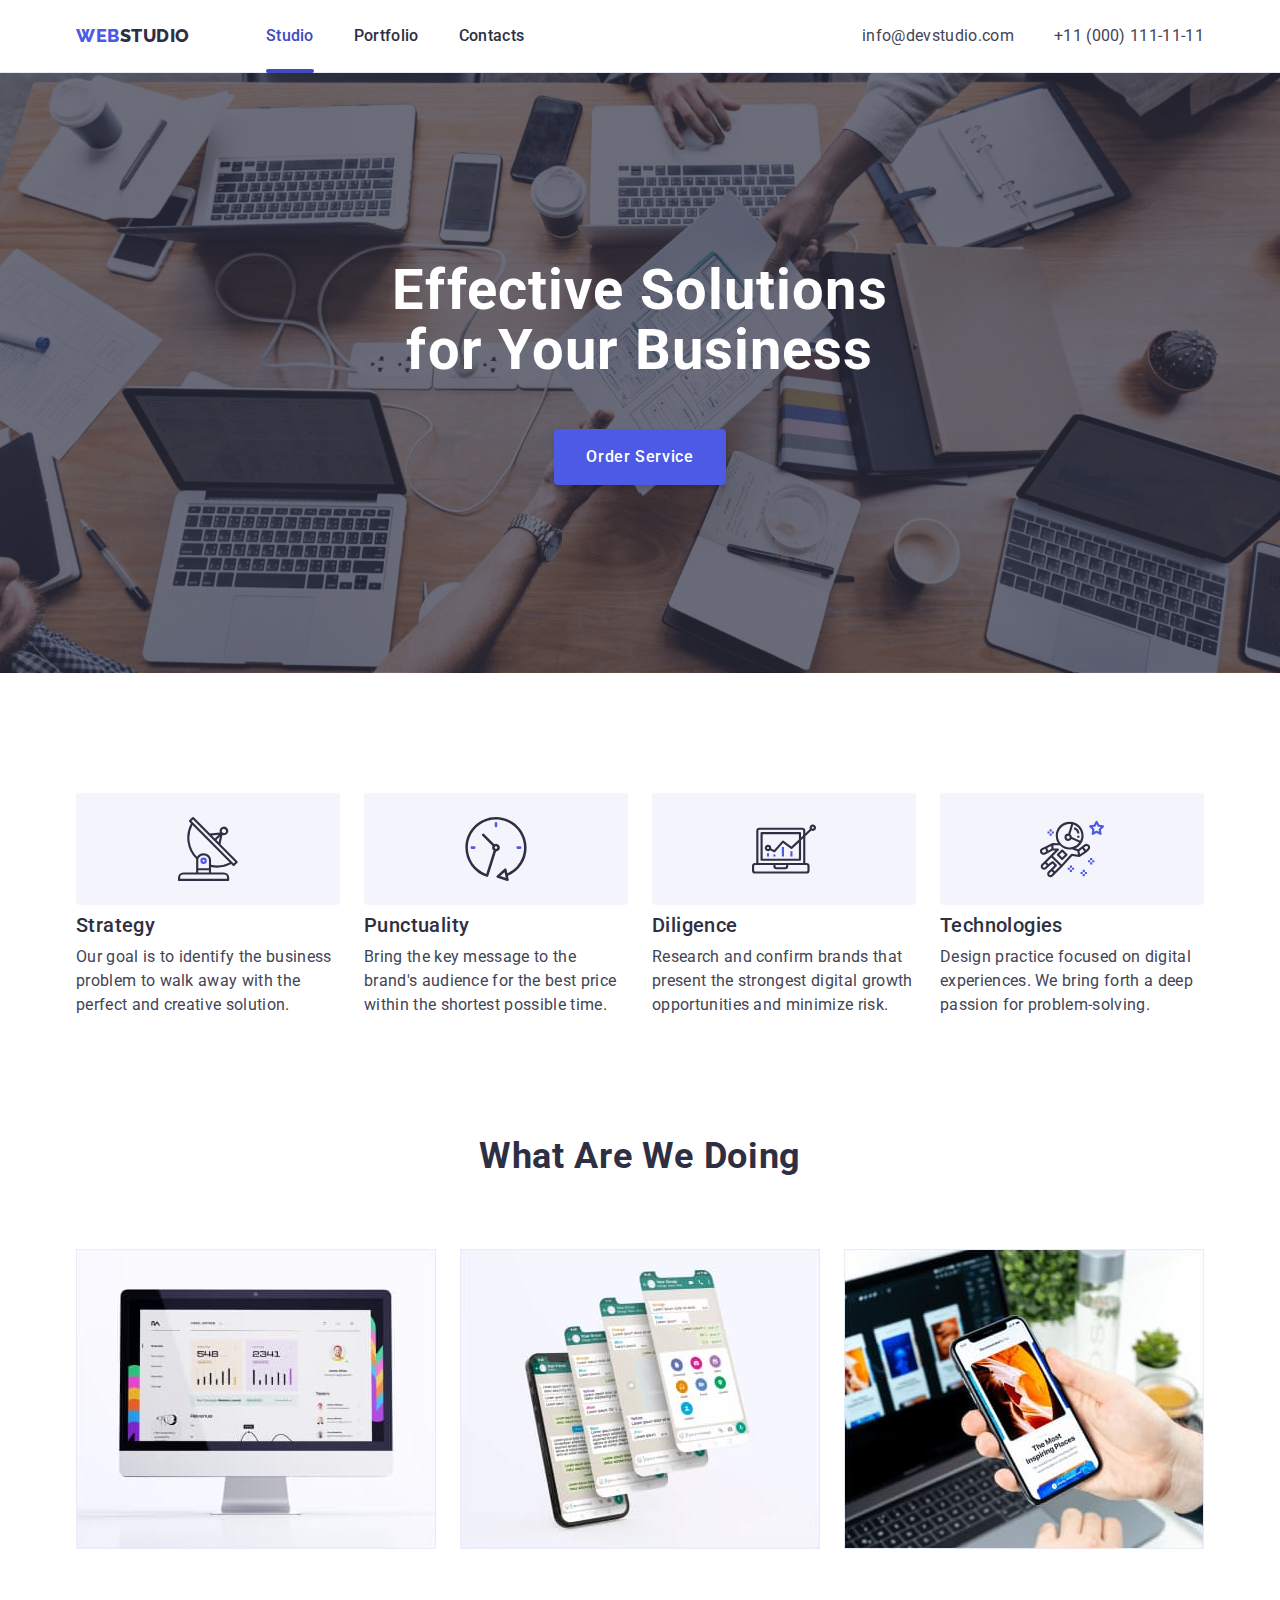
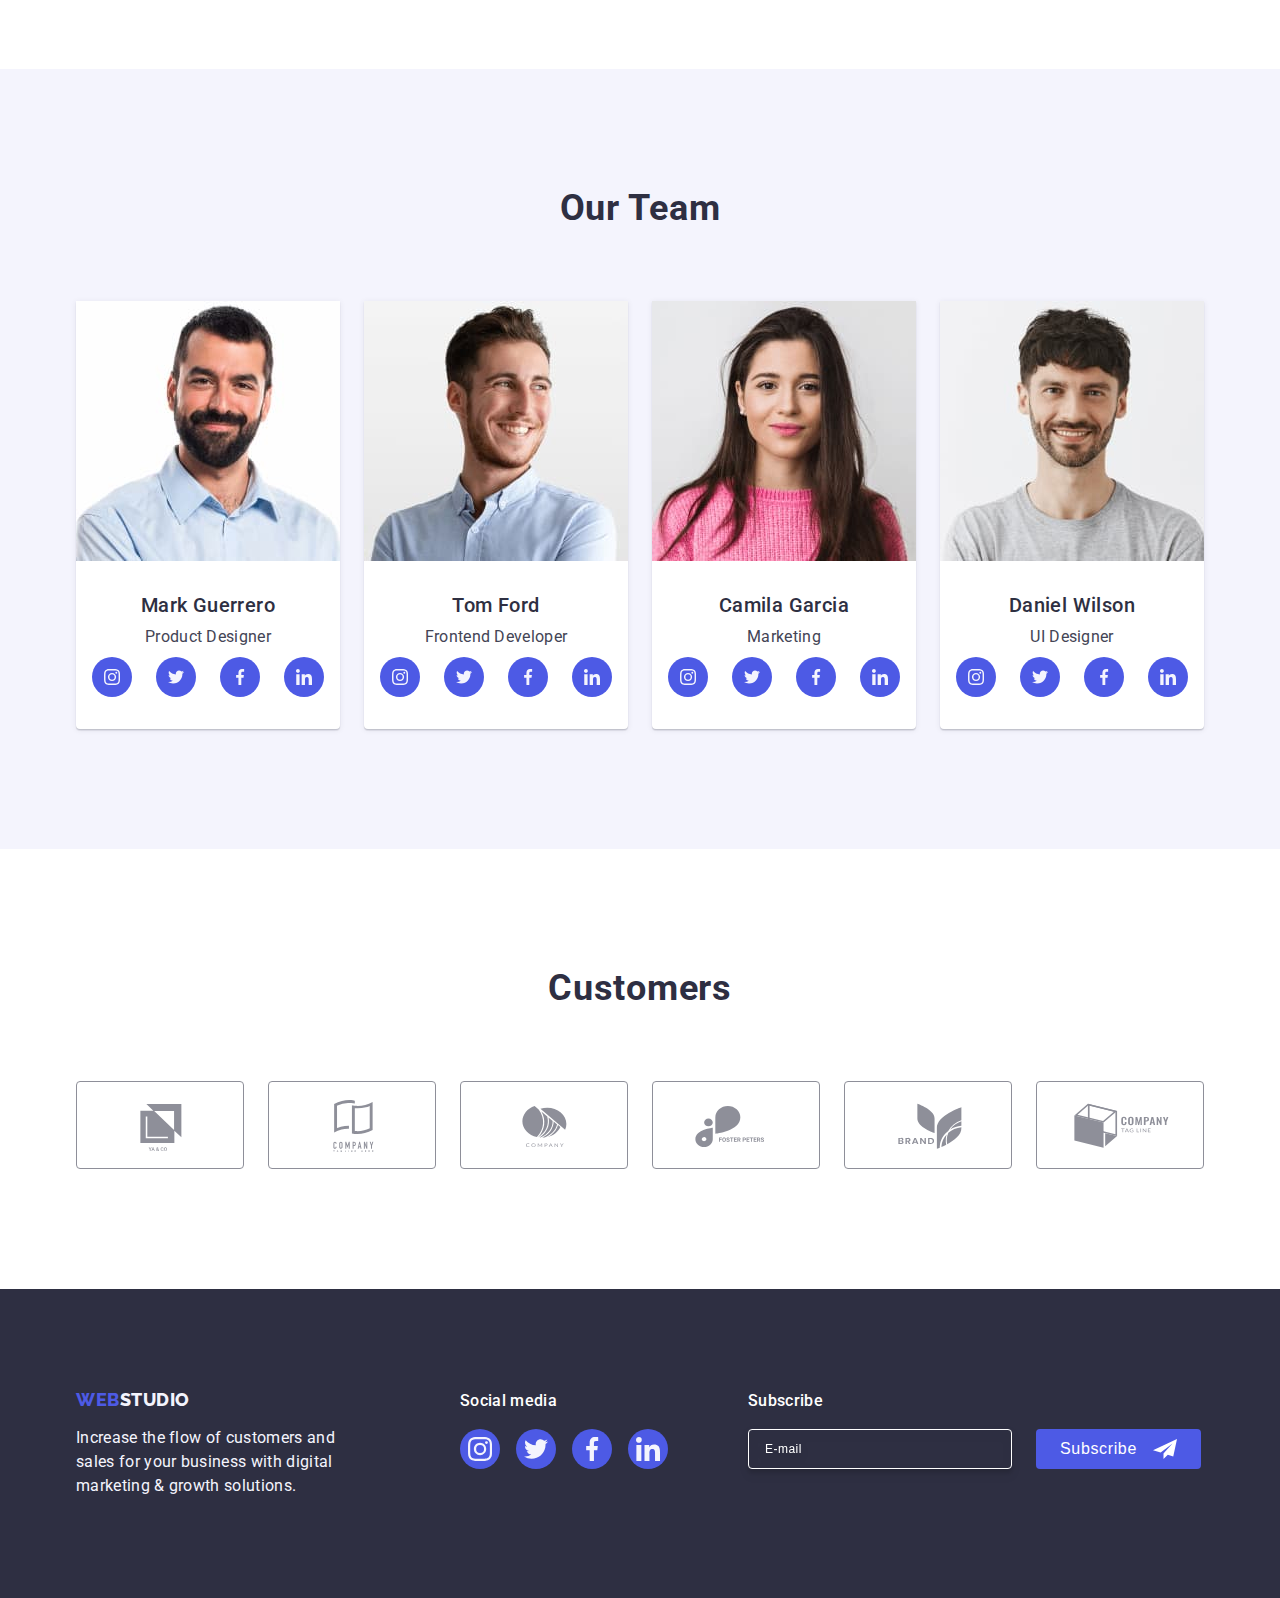
<file: index.html>
<!DOCTYPE html>
<html lang="en">
  <head>
    <meta charset="utf-8" />
    <meta name="viewport" content="width=device-width, initial-scale=1.0" />
    <meta http-equiv="X-UA-Compatible" content="IE=edge" />
    <meta name="description" content="business structure" />
    <link rel="preconnect" href="https://fonts.googleapis.com" />
    <link rel="preconnect" href="https://fonts.gstatic.com" crossorigin />
    <link
      href="https://fonts.googleapis.com/css2?family=Raleway:wght@800&family=Roboto:wght@400;500;700;900&display=swap"
      rel="stylesheet"
    />
    <link
      rel="stylesheet"
      href="https://cdnjs.cloudflare.com/ajax/libs/modern-normalize/2.0.0/modern-normalize.min.css"
      integrity="sha512-4xo8blKMVCiXpTaLzQSLSw3KFOVPWhm/TRtuPVc4WG6kUgjH6J03IBuG7JZPkcWMxJ5huwaBpOpnwYElP/m6wg=="
      crossorigin="anonymous"
      referrerpolicy="no-referrer"
    />
    <link rel="stylesheet" href="./css/styles.css" />
    <link rel="stylesheet" href="./css/media.css" />
    <title>Effective solutions for your business</title>
  </head>

  <body>
    <!--Header container-->
    <header class="header">
      <div class="header-nav-container container">
        <nav class="nav">
          <a href="./index.html" class="logo link"
            >Web<span class="logo-text">Studio</span></a
          >
          <ul class="page-nav list">
            <li class="page-nav-item">
              <a class="menu-link current link" href="./index.html">Studio</a>
            </li>
            <li class="page-nav-item">
              <a class="menu-link link" href="./portfolio.html">Portfolio</a>
            </li>
            <li class="page-nav-item">
              <a class="menu-link link" href="">Contacts</a>
            </li>
          </ul>
        </nav>
        <address class="address">
          <ul class="address-list list">
            <li>
              <a class="link" href="mailto:info@devstudio.com"
                >info@devstudio.com</a>
            </li>
            <li>
              <a class="link" href="tel:+110001111111">+11 (000) 111-11-11</a>
            </li>
          </ul>
        </address> 

          <button type="button" class="menu-open-btn" data-menu-open>
          <svg class="header-button-icon" width="32" height="22">
              <use href="./images/icons.svg#icon-menu-hamburger"></use></svg>
          </button>
        </div>
        <div class="mob-menu is-hidden" data-menu>
          <div>
            <button class="menu-close-btn" data-menu-close>
              <svg class="mob-menu-icon" width="8" height="8">
              <use href="./images/icons.svg#icon-close"></use></svg>
            </button>
            <ul class="mob-menu-list list">
              <li class="mob-menu-item">
                <a class="mob-menu-link current link" href="./index.html">Studio</a>
              </li>
              <li class="mob-menu-item">
                <a class="mob-menu-link link" href="./portfolio.html">Portfolio</a>
              </li>
              <li class="mob-menu-item">
                <a class="mob-menu-link link" href="">Contacts</a>
              </li>
            </ul>
          </div>
          <div class="mob-menu-address">
            <ul class="mob-address-list list">
              <li class="mob-address-item">
                <a class="mob-address-tel link" href="tel:+110001111111">+11 (000) 111-11-11</a>
              </li>
              <li class="mob-address-item">
                <a class="mob-address-mail link" href="mailto:info@devstudio.com">info@devstudio.com</a>
              </li>
            </ul> 
          <ul class="mob-icon-list list">
            <li class="mob-icon-item">
              <a class="mob-icon-link link" href=""> 
                <svg class="mob-icon" width="24" height="24">
                <use href="./images/icons.svg#icon-instagram-mob"></use></svg>
              </a>
              </li> 
            <li class="mob-icon-item">
              <a class="mob-icon-link link" href="">
                <svg class="mob-icon" width="24" height="24">
                <use href="./images/icons.svg#icon-twitter-mob"></use></svg>
              </a>
             </li>
            <li class="mob-icon-item">
              <a class="mob-icon-link link" href="">
                <svg class="mob-icon" width="24" height="24">
                <use href="./images/icons.svg#icon-facebook-mob"></use></svg>
              </a>
             </li>
            <li class="mob-icon-item">
              <a class="mob-icon-link link" href="">
                <svg class="mob-icon" width="24" height="24">
                <use href="./images/icons.svg#icon-linkedin-mob"></use></svg>
              </a>
            </li>
          </ul>
          </div>
        </div>
        </header>

    <main>
      <!--Solusions for your business-->
      <section class="effective-solutions">
        <div class="effective-solutions-container container">
          <h1 class="page-title">Effective Solutions for Your Business</h1>
          <button type="button" class="button-service button-text" data-modal-open>
            Order Service
          </button>
        </div>
      </section>

      <!--Business characteristics-->
      <section class="business">
        <div class="features-container container">
          <h2 class="visually-hidden">Features</h2>
          <ul class="business-list list">
            <li class="business-item">
              <div class="business-block">
                <svg class="business-features-icon" width="64" height="64">
                <use href="./images/icons.svg#icon-antenna"></use></svg>
              </div>
              <h3 class="about-business">Strategy</h3>
              <p class="business-text">
                Our goal is to identify the business problem to walk away with
                the perfect and creative solution.
              </p>
            </li>
            <li class="business-item">
              <div class="business-block">
                <svg class="business-features-icon" width="64" height="64">
                <use href="./images/icons.svg#icon-clock"></use></svg>   
              </div>
              <h3 class="about-business">Punctuality</h3>
              <p class="business-text">
                Bring the key message to the brand's audience for the best price
                within the shortest possible time.
              </p>
            </li>
            <li class="business-item">
              <div class="business-block"> 
                <svg class="business-features-icon" width="64" height="64">
                <use href="./images/icons.svg#icon-diagram"></use></svg>
              </div>
              <h3 class="about-business">Diligence</h3>
              <p class="business-text">
                Research and confirm brands that present the strongest digital
                growth opportunities and minimize risk.
              </p>
            </li>
            <li class="business-item">
              <div class="business-block">
                <svg class="business-features-icon" width="64" height="64">
                <use href="./images/icons.svg#icon-astronaut"></use></svg>
              </div>
              <h3 class="about-business">Technologies</h3>
              <p class="business-text">
                Design practice focused on digital experiences. We bring forth a
                deep passion for problem-solving.
              </p>
            </li>
          </ul>
        </div>
      </section>

      <!--Our work-->
     <section class="work">
        <div class="work-section-container container">
          <h2 class="work-title">What are we doing</h2>
          <ul class="work-list list">
            <li class="work-item">
              <img
                class="work-list-item-img"
                srcset="./images/img-1.jpg 1x,
                ./images/img-12x.jpg 2x"
                src="./images/img-1.jpg"
                alt="computer screen"
                width="360"
                height="300"
              />
            </li>
            <li class="work-item">
              <img
                class="work-list-item-img"
                srcset="./images/img-2.jpg 1x,
                ./images/img-22x.jpg 2x"
                src="./images/img-2.jpg"
                alt="phone screen"
                width="360"
                height="300"
              />
            </li>
            <li class="work-item">
              <img
                class="work-list-item-img"
                srcset="./images/img-3.jpg 1x,
                ./images/img-3.jpg 1x,
                ./images/img-32x.jpg 2x"
                src="./images/img-3.jpg"
                alt="phone"
                width="360"
                height="300"
              />
            </li>
          </ul>
        </div>
      </section>

      <!--Team-->
      <section class="team">
        <div class="team-card-container container">
        <h2 class="team-our-title">Our Team</h2>
          <ul class="team-list list">
            <li class="team-item">
              <img
                class="team-list-item-img"
                srcset="./images/Guerrero.jpg 1x,
                ./images/Guerrero-2x.jpg 2x"
                src="./images/Guerrero.jpg"
                alt="Mark Guerrero"
                width="264"
                height="260"
              />
              <div class="team-text-container"> 
                <h3 class="team-title">Mark Guerrero</h3>
                <p class="team-text">Product Designer</p>
                <ul class="team-card-list list">
                  <li class="team-card-item">
                    <a class="team-link link" href=""> 
                      <svg class="team-icon" width="16" height="16">
                      <use href="./images/icons.svg#icon-instagram"></use></svg>
                    </a>
                    </li>
                  <li class="team-card-item">
                    <a class="team-link link" href="">
                      <svg class="team-icon" width="16" height="16">
                      <use href="./images/icons.svg#icon-twitter"></use></svg>
                    </a>
                   </li>
                  <li class="team-card-item">
                    <a class="team-link link" href="">
                      <svg class="team-icon" width="16" height="16">
                      <use href="./images/icons.svg#icon-facebook"></use></svg>
                    </a>
                   </li>
                  <li class="team-card-item">
                    <a class="team-link link" href="">
                      <svg class="team-icon" width="16" height="16">
                      <use href="./images/icons.svg#icon-linkedin"></use></svg>
                    </a>
                  </li>
                </ul>
              </div>           
              </li>
            <li class="team-item">
              <img
                class="team-list-item-img"
                srcset="
                ./images/Ford.jpg 1x,
                ./images/Ford-2x.jpg 2x"
                src="./images/Ford.jpg"
                alt="Tom Ford"
                width="264"
                height="260"
              />
              <div class="team-text-container">
                <h3 class="team-title">Tom Ford</h3>
                <p class="team-text">Frontend Developer</p>
                <ul class="team-card-list list">
                  <li class="team-card-item">
                    <a class="team-link link" href="">
                      <svg class="team-icon" width="16" height="16">
                      <use href="./images/icons.svg#icon-instagram"></use></svg>
                    </a>
                    </li>
                  <li class="team-card-item">
                    <a class="team-link link" href="">
                      <svg class="team-icon" width="16" height="16">
                      <use href="./images/icons.svg#icon-twitter"></use></svg>
                    </a>
                  </li>
                  <li class="team-card-item">
                    <a class="team-link link" href="">
                      <svg class="team-icon" width="16" height="16">
                      <use href="./images/icons.svg#icon-facebook"></use></svg>
                    </a>
                  </li>
                  <li class="team-card-item">
                    <a class="team-link link" href="">
                      <svg class="team-icon" width="16" height="16">
                      <use href="./images/icons.svg#icon-linkedin"></use></svg>
                    </a>
                  </li>
                </ul>
              </div>
              </li>
            <li class="team-item">
              <img
                class="team-list-item-img"
                srcset="
                ./images/Garcia.jpg 1x,
                ./images/Garcia-2x.jpg 2x"
                src="./images/Garcia.jpg"
                alt="Camila Garcia"
                width="264"
                height="260"
              />
              <div class="team-text-container">
                <h3 class="team-title">Camila Garcia</h3>
                <p class="team-text">Marketing</p>
                <Ul class="team-card-list list">
                  <li class="team-card-item">
                    <a class="team-link link" href="">
                      <svg class="team-icon" width="16" height="16">
                      <use href="./images/icons.svg#icon-instagram"></use></svg> 
                    </a>
                    </li>
                  <li class="team-card-item">
                    <a class="team-link link" href="">
                      <svg class="team-icon" width="16" height="16">
                      <use href="./images/icons.svg#icon-twitter"></use></svg>
                    </a>
                   </li>
                  <li class="team-card-item">
                    <a class="team-link link" href="">
                      <svg class="team-icon" width="16" height="16">
                      <use href="./images/icons.svg#icon-facebook"></use></svg>
                    </a>
                   </li>
                  <li class="team-card-item">
                    <a class="team-link link" href="">
                      <svg class="team-icon" width="16" height="16">
                      <use href="./images/icons.svg#icon-linkedin"></use></svg> 
                    </a>
                  </li>
                </Ul>
               </div>
               </li>
            <li class="team-item">
              <img
                class="team-list-item-img"
                srcset="
                ./images/Wilson.jpg 1x,
                ./images/Wilson-2x.jpg 2x"
                src="./images/Wilson.jpg"
                alt="Daniel Wilson"
                width="264"
                height="260"
              />
              <div class="team-text-container">
                <h3 class="team-title">Daniel Wilson</h3>
                <p class="team-text">UI Designer</p>
                <ul class="team-card-list list">
                  <li class="team-card-item">
                    <a class="team-link link" href="">
                      <svg class="team-icon" width="16" height="16">
                      <use href="./images/icons.svg#icon-instagram"></use></svg>
                    </a>
                    </li>
                  <li class="team-card-item">
                    <a class="team-link link" href="">
                      <svg class="team-icon" width="16" height="16">
                      <use href="./images/icons.svg#icon-twitter"></use></svg>
                    </a>
                  </li>
                  <li class="team-card-item">
                    <a class="team-link link" href="">
                      <svg class="team-icon" width="16" height="16">
                      <use href="./images/icons.svg#icon-facebook"></use></svg>
                    </a>
                  </li>
                  <li class="team-card-item">
                    <a class="team-link link" href="">
                      <svg class="team-icon" width="16" height="16">
                      <use href="./images/icons.svg#icon-linkedin"></use></svg>
                    </a>
                  </li>
                </ul>
              </div>
            </li>
          </ul>
          </div>
      </section>

      <!--Customers-->
      <section class="customers">
      <div class="customers-container container">  
        <h2 class="customers-title">Customers</h2>
        <ul class="customers-list list">
          <li class="customers-item">
              <a href="" class="customers-icon-link link">
                <svg class="customers-icon" width="104" height="56">
                <use href="./images/icons.svg#icon-YA--CO"></use>       
              </svg>
              </a>
            </li>
          <li class="customers-item">
              <a href="" class="customers-icon-link link">
                <svg class="customers-icon" width="104" height="56">
                <use href="./images/icons.svg#icon-Company"></use>
                </svg>
              </a>
              </li>
          <li class="customers-item">
              <a href="" class="customers-icon-link link">
                <svg class="customers-icon" width="104" height="56">
                <use href="./images/icons.svg#icon-Company-2">
                </use></svg>
              </a>
            </li>
          <li class="customers-item">
              <a href="" class="customers-icon-link link">
                <svg class="customers-icon" width="104" height="56">
                <use href="./images/icons.svg#icon-foster-peters"></use>
                </svg>
              </a>
            </li>
          <li class="customers-item">
              <a href="" class="customers-icon-link link">
                <svg class="customers-icon" width="104" height="56">
                <use href="./images/icons.svg#icon-brand"></use></svg>            
             </a>
          </li>
          <li class="customers-item">
              <a href="" class="customers-icon-link link">
                <svg class="customers-icon" width="104" height="56">
                <use href="./images/icons.svg#icon-tag-line"></use></svg>
              </a>
              </li>
              </ul>
              </div>
        </section>
      </main>

    <!--Footer-->
    <footer class="page-footer">
      <div class="footer-container container">
        <div class="footer-logomedia">
          <a class="logo-footer link" href="./index.html"
          >Web<span class="footer-logo-text">Studio</span></a
        >
        <p class="footer-text">
          Increase the flow of customers and sales for your business with
          digital marketing & growth solutions.
        </p>
      </div>

      <div class="footer-socialmedia">
        <p class="footer-media-text">Social media</p>
        <ul class="footer-media-list list">
          <li class="footer-media-item">
            <a href="" class="footer-media-link link" 
            aria-label="Instagram" 
            target="_blank" 
            rel="noopener noreferrer">
            <svg class="footer-icon" width="24" height="24">
            <use href="./images/icons.svg#icon-instagram-footer"></use></svg>
          </a>
          </li>
          <li class="footer-media-item">
          <a href="" class="footer-media-link link" 
          aria-label="twitter" 
          target="_blank" 
          rel="noopener noreferrer">
          <svg class="footer-icon" width="24" height="24">
          <use href="./images/icons.svg#icon-twitter-footer"></use></svg>
        </a>
          </li>
          <li class="footer-media-item">
            <a href="" class="footer-media-link link" 
            aria-label="facebook" 
            target="_blank" 
            rel="noopener noreferrer">
            <svg class="footer-icon" width="24" height="24">
            <use href="./images/icons.svg#icon-facebook-footer"></use></svg>
            </a>
          </li>
          <li class="footer-media-item">
            <a href=""  class="footer-media-link link" aria-label="linkedin" 
            target="_blank" 
            rel="noopener noreferrer">
            <svg class="footer-icon" width="24" height="24">
            <use href="./images/icons.svg#icon-linkedin-footer"></use></svg>
          </a>
          </li>
        </ul>
      </div>
      <div class="footer-subscribe">
          <p class="subscribe-text">Subscribe</p>
          <form class="footer-form">
            <label aria-label="email" class="footer-label">
              <input type="email"
              name="footer-email"
              class="footer-input"
              placeholder="E-mail"
              required/>
            </label>
            <button type="submit" class="subscribe-input-button">Subscribe
              <svg class="subscribe-icon" width="24" height="24">
              <use href="./images/icons.svg#icon-frame"></use></svg>
            </button>
          </form>
      </div>
        </div>
       </footer>


       
      <div class="backdrop is-hidden" data-modal>  
      <div class="modal">
       <button type="button" class="modal-button" data-modal-close>
        <svg class="button-icon" width="8" height="8">
        <use href="./images/icons.svg#icon-close"></use></svg>
      </button>
      <p class="modal-title">Leave your contacts and we will call you back</p>
    <form class="modal-form">
      <div class="modal-field">
        <label for="user-name" class="input-label">Name</label>
        <div class="input-wrap">
          <input type="text" 
          name="user-name"
          class="modal-input"
          placeholder="Enter name"
          required
          minlength="3"
          maxlength="10"
          id="user-name"
          />
          <svg class="modal-input-icon" width="18" height="24">
            <use href="./images/icons.svg#icon-person-black"></use>
          </svg>
        </div>
        </div>
      <div class="modal-field">
        <label for="user-tel" class="input-label">Phone</label>
        <div class="input-wrap">
          <input type="tel"
          name="user-tel"
          class="modal-input"
          placeholder="Enter phone"
          pattern="[\+]\d{3}\s[\(]\d{2}[\)]\s\d{3}[\-]\d{2}[\-]\d{2}"
          required
          id="user-tel"
          />
          <svg class="modal-input-icon" width="18" height="24">
          <use href="./images/icons.svg#icon-phone-black"></use>
          </svg>
        </div>
        </div>
        <div class="modal-field">
          <label for="user-email" class="input-label">Email</label>
          <div class="input-wrap">
            <input type="email"
            name="user-email"
            class="modal-input" 
            placeholder="Enter email"
            required
            id="user-email"
            />
            <svg class="modal-input-icon" width="18" height="24">
            <use href="./images/icons.svg#icon-email-black"></use>
            </svg>
          </div>
          </div>
          <div class="modal-field-comment">
            <label for="user-comment" class="input-label">Comment</label>
            <textarea name="user-comment" id="user-comment" class="modal-textarea" placeholder="Text input"></textarea>
            </div>

            <div class="modal-privacy">
              <input type="checkbox" 
              name="user-privacy" 
              id="user-privacy" 
              value="true" 
              class="modal-check visually-hidden"/> 
              <label for="user-privacy" class="check-text">
                <span class="checkbox-modal">
                <svg class="checkbox-icon" width="10" height="8">
                <use href="./images/icons.svg#icon-check"></use></svg>
              </span>
              I accept the terms and conditions of the 
              <a class="policy-link link" href="">Privacy Policy</a>
              </label>
              </div>     
        <button type="submit" class="modal-form-button">Send</button>
    </form>

    </div>
      </div>
       <script src="./js/modal.js"></script>
       <script src="./js/mobile-menu.js"></script>
  </body>
</html>
</file>
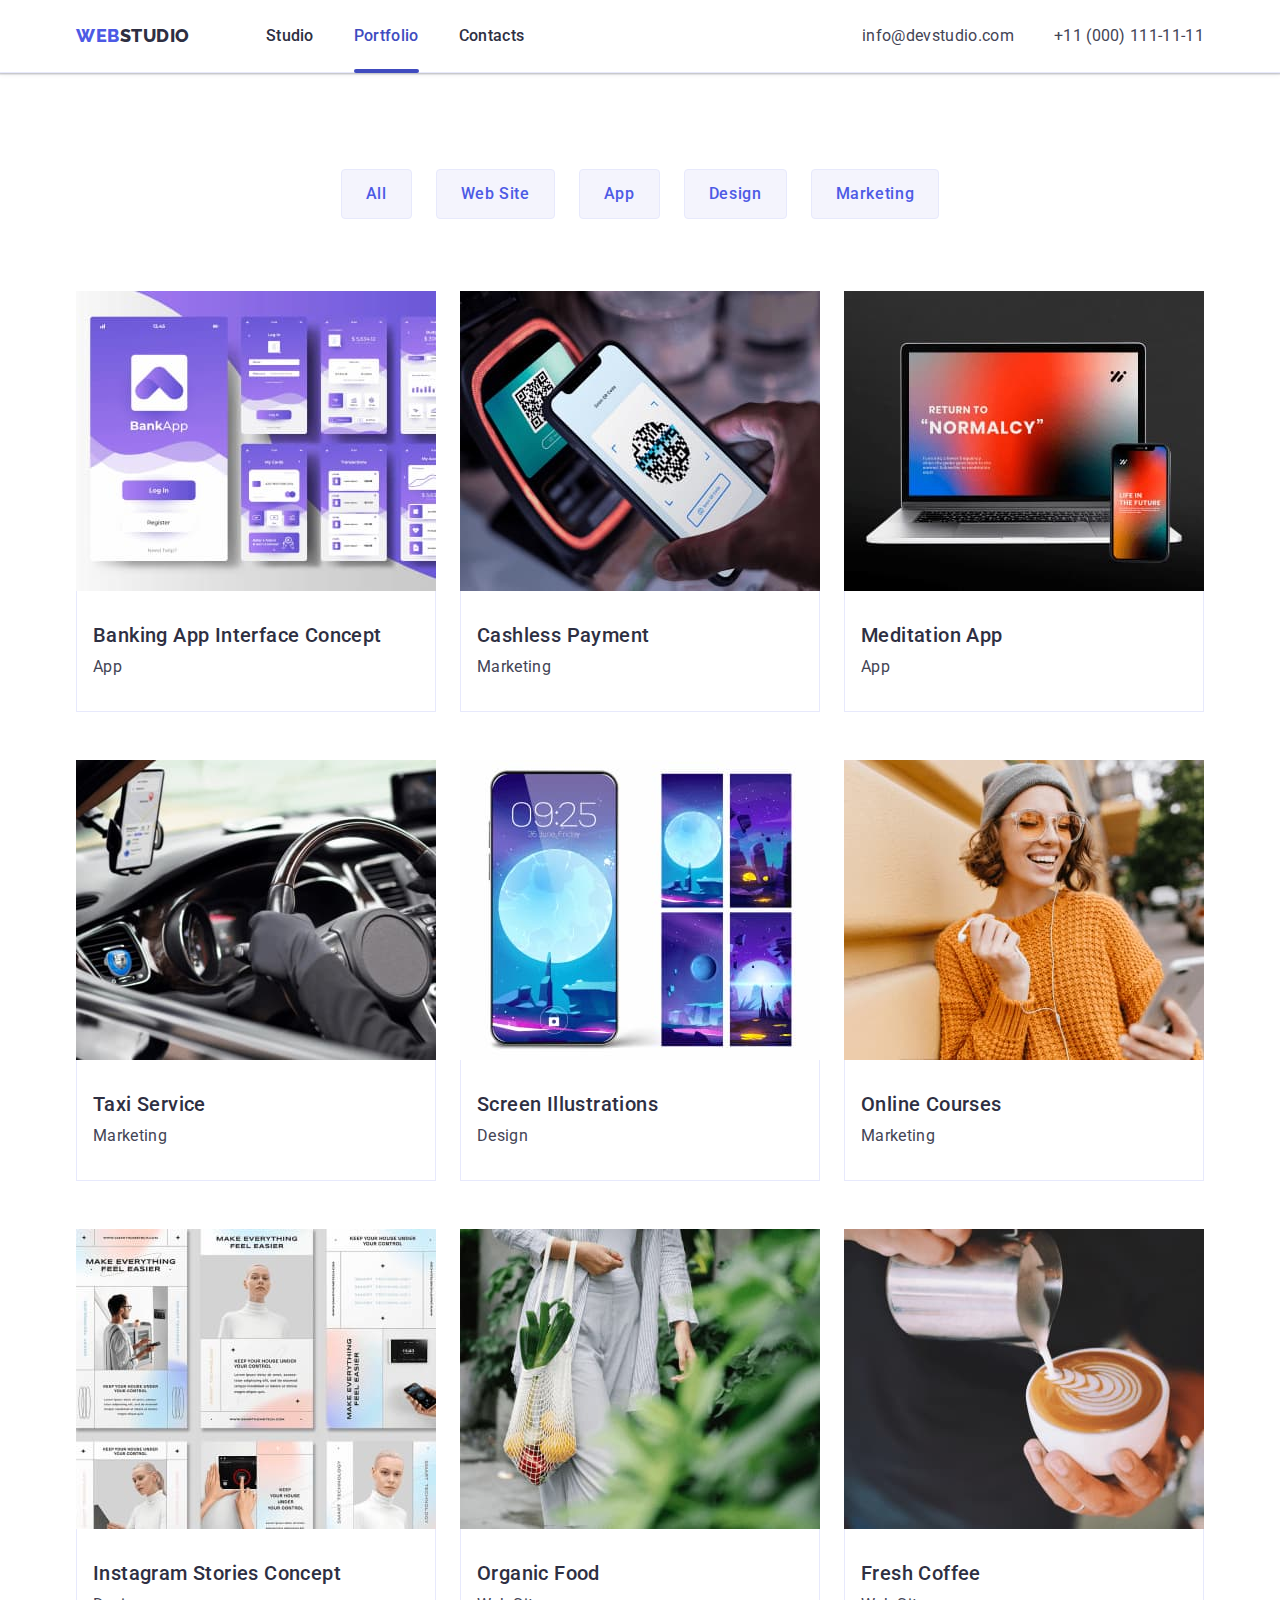
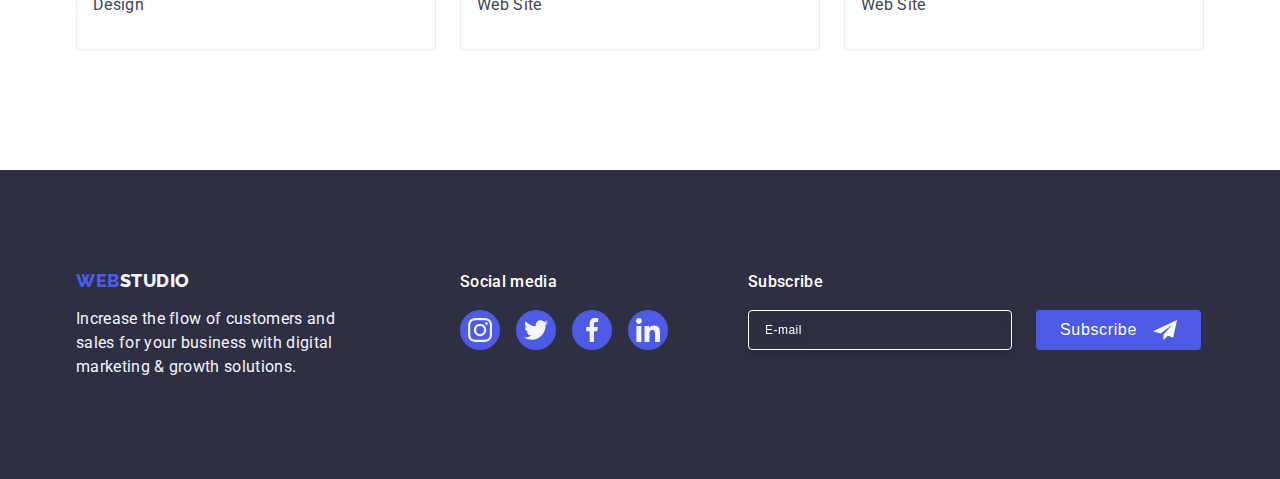
<file: portfolio.html>
<!DOCTYPE html>
<html lang="en">
  <head>
    <meta charset="UTF-8" />
    <meta name="viewport" content="width=device-width, initial-scale=1.0" />
    <meta http-equiv="X-UA-Compatible" content="IE=edge" />
    <meta name="description" content="business structure" />
    <link rel="preconnect" href="https://fonts.googleapis.com" />
    <link rel="preconnect" href="https://fonts.gstatic.com" crossorigin />
    <link
      href="https://fonts.googleapis.com/css2?family=Raleway:wght@800&family=Roboto:wght@400;500;700;900&display=swap"
      rel="stylesheet"
    />
    <link
      rel="stylesheet"
      href="https://cdnjs.cloudflare.com/ajax/libs/modern-normalize/2.0.0/modern-normalize.min.css"
      integrity="sha512-4xo8blKMVCiXpTaLzQSLSw3KFOVPWhm/TRtuPVc4WG6kUgjH6J03IBuG7JZPkcWMxJ5huwaBpOpnwYElP/m6wg=="
      crossorigin="anonymous"
      referrerpolicy="no-referrer"
    />
    <link rel="stylesheet" href="./css/styles.css" />
    <link rel="stylesheet" href="./css/media.css" />
    <title>Portfolio</title>
  </head>

  <body>
    <!--Header container-->
    <header class="header">
      <div class="header-nav-container container">
        <nav class="nav">
          <a href="./index.html" class="logo link"
            >Web<span class="logo-text">Studio</span></a
          >
          <ul class="page-nav list">
            <li class="page-nav-item">
              <a class="menu-link link" href="./index.html">Studio</a>
            </li>
            <li class="page-nav-item">
              <a class="menu-link current link" href="./portfolio.html">Portfolio</a>
            </li>
            <li class="page-nav-item">
              <a class="menu-link link" href="">Contacts</a>
            </li>
          </ul>
        </nav>
        <address class="address">
          <ul class="address-list list">
            <li>
              <a class="link" href="mailto:info@devstudio.com"
                >info@devstudio.com</a
              >
            </li>
            <li>
              <a class="link" href="tel:+110001111111">+11 (000) 111-11-11</a>
            </li>
          </ul>
        </address>

        <button type="button" class="menu-open-btn" data-menu-open>
          <svg class="header-button-icon" width="32" height="22">
              <use href="./images/icons.svg#icon-menu-hamburger"></use></svg>
          </button>
        </div>
        <div class="mob-menu is-hidden" data-menu>
          <div>
            <button class="menu-close-btn" data-menu-close>
              <svg class="mob-menu-icon" width="8" height="8">
              <use href="./images/icons.svg#icon-close"></use></svg>
            </button>
            <ul class="mob-menu-list list">
              <li class="mob-menu-item">
                <a class="mob-menu-link link" href="./index.html">Studio</a>
              </li>
              <li class="mob-menu-item">
                <a class="mob-menu-link current link" href="./portfolio.html">Portfolio</a>
              </li>
              <li class="mob-menu-item">
                <a class="mob-menu-link link" href="">Contacts</a>
              </li>
            </ul>
          </div>
          <div class="mob-menu-address">
            <ul class="mob-address-list list">
              <li class="mob-address-item">
                <a class="mob-address-tel link" href="tel:+110001111111">+11 (000) 111-11-11</a>
              </li>
              <li class="mob-address-item">
                <a class="mob-address-mail link" href="mailto:info@devstudio.com">info@devstudio.com</a>
              </li>
            </ul> 
          <ul class="mob-icon-list list">
            <li class="mob-icon-item">
              <a class="mob-icon-link link" href=""> 
                <svg class="mob-icon" width="24" height="24">
                <use href="./images/icons.svg#icon-instagram-mob"></use></svg>
              </a>
              </li> 
            <li class="mob-icon-item">
              <a class="mob-icon-link link" href="">
                <svg class="mob-icon" width="24" height="24">
                <use href="./images/icons.svg#icon-twitter-mob"></use></svg>
              </a>
             </li>
            <li class="mob-icon-item">
              <a class="mob-icon-link link" href="">
                <svg class="mob-icon" width="24" height="24">
                <use href="./images/icons.svg#icon-facebook-mob"></use></svg>
              </a>
             </li>
            <li class="mob-icon-item">
              <a class="mob-icon-link link" href="">
                <svg class="mob-icon" width="24" height="24">
                <use href="./images/icons.svg#icon-linkedin-mob"></use></svg>
              </a>
            </li>
          </ul>
          </div>
        </div>
    </header>

    <main>
      <!--Projects-->
      <section class="projects">
        <div class=" projects-scheme-container container">
          <h1 class="visually-hidden">Portfolio</h1>
            <ul class="button-list list">
            <li class="button-item">
              <button type="button" class="button-color">All</button>
            </li>
            <li class="button-item">
              <button type="button" class="button-color">Web Site</button>
            </li>
            <li class="button-item">
              <button type="button" class="button-color">App</button>
            </li>
            <li class="button-item">
              <button type="button" class="button-color">Design</button>
            </li>
            <li class="button-item">
              <button type="button" class="button-color">Marketing</button>
            </li>
          </ul>
             
          <ul class="card-list list">
          <li class="card-item">
            <a href="" class="card-link link">
              <div class="box-card">
                <picture>
                <source srcset="./images/Banking-mob.jpg 1x, ./images/Banking-mob2x.jpg 2x" media="(max-width: 320px)"/>
                <source srcset="./images/Banking-tab.jpg 1x, ./images/Banking-tab2x.jpg 2x" media="(max-width: 768px)"/>
                <source srcset="./images/Banking.jpg 1x, ./images/Banking-d2x.jpg 2x" media="(max-width: 1158px)"/>
                <img class="project-card-img" 
                src="./images/Banking.jpg"
                alt="Banking App" width="360" />
              </picture>
              <p class="project-card-cover">14 Stylish and User-Friendly App Design Concepts · Task Manager App · Calorie Tracker App · Exotic Fruit Ecommerce App · Cloud Storage App</p>
              </div>
              <div class="project-card-container"> 
                <h2 class="card-title">Banking App Interface Concept</h2>
                <p class="card-text">App</p>
              </div>
              </a>
            </li>
          <li class="card-item">
            <a href="" class="card-link link">
              <div class="box-card">
                <picture>
                <source srcset="./images/Payment-mob.jpg 1x, ./images/Payment-mob2x.jpg 2x" media="(max-width: 320px)"/>
                <source srcset="./images/Payment-tab.jpg 1x, ./images/Payment-tab2x.jpg 2x" media="(max-width: 768px)"/>
                <source srcset="./images/Payment.jpg 1x, ./images/Payment-d2x.jpg 2x" media="(max-width: 1158px)"/>
                <img class="project-card-img"
                src="./images/Payment.jpg"
                alt="Cashless Payment"
                width="360"/>
                </picture>
                <p class="project-card-cover">14 Stylish and User-Friendly App Design Concepts · Task Manager App · Calorie Tracker App · Exotic Fruit Ecommerce App · Cloud Storage App</p>
              </div>
              <div class="project-card-container">
              <h2 class="card-title">Cashless Payment</h2>
              <p class="card-text">Marketing</p>
            </div>
            </a>
            </li>
          <li class="card-item">
            <a href="" class="card-link link"
              ><div class="box-card">
                <picture>
                  <source srcset="./images/App-mob.jpg 1x, ./images/App-mob2x.jpg 2x" media="(max-width: 320px)"/>
                  <source srcset="./images/App-tab.jpg 1x, ./images/App-tab2x.jpg 2x" media="(max-width: 768px)"/>
                  <source srcset="./images/App.jpg 1x, ./images/App-d2x.jpg 2x" media="(max-width: 1158px)"/>
                  <img class="project-card-img" 
                  src="./images/App.jpg"
                  alt="Meditation App" width="360" />
                </picture>
                <p class="project-card-cover">14 Stylish and User-Friendly App Design Concepts · Task Manager App · Calorie Tracker App · Exotic Fruit Ecommerce App · Cloud Storage App</p>
                </div> 
              <div class="project-card-container">
                <h2 class="card-title">Meditation App</h2>
                <p class="card-text">App</p>
              </div>
              </a>
            </li>
          <li class="card-item">
            <a href="" class="card-link link">
              <div class="box-card">
                <picture>
                  <source srcset="./images/Service-mob.jpg 1x, ./images/Service-mob2x.jpg 2x" media="(max-width: 320px)"/>
                  <source srcset="./images/Service-tab.jpg 1x, ./images/Service-tab2x.jpg 2x" media="(max-width: 768px)"/>
                  <source srcset="./images/Service.jpg 1x, ./images/Service-d2x.jpg 2x" media="(max-width: 1158px)"/>
                  <img class="project-card-img"
                  src="./images/Service.jpg"
                  alt="Taxi Service" width="360" />
                </picture>
                <p class="project-card-cover">14 Stylish and User-Friendly App Design Concepts · Task Manager App · Calorie Tracker App · Exotic Fruit Ecommerce App · Cloud Storage App</p>
              </div>
              <div class="project-card-container">
                <h2 class="card-title">Taxi Service</h2>
                <p class="card-text">Marketing</p>
              </div>
              </a>
             </li>
          <li class="card-item">
            <a href="" class="card-link link"
              >
              <div class="box-card">
                <picture>
                  <source srcset="./images/Screen-mob.jpg 1x, ./images/Screen-mob2x.jpg 2x" media="(max-width: 320px)"/>
                  <source srcset="./images/Screen-tab.jpg 1x, ./images/Screen-tab2x.jpg 2x" media="(max-width: 768px)"/>
                  <source srcset="./images/Screen.jpg 1x, ./images/Screen-d2x.jpg 2x" media="(max-width: 1158px)"/> 
                  <img class="project-card-img"
                  src="./images/Screen.jpg"
                  alt="Screen Illustrations"
                  width="360"/>
                </picture>
                <p class="project-card-cover">14 Stylish and User-Friendly App Design Concepts · Task Manager App · Calorie Tracker App · Exotic Fruit Ecommerce App · Cloud Storage App</p>
              </div>
             <div class="project-card-container">
              <h2 class="card-title">Screen Illustrations</h2>
              <p class="card-text">Design</p>
            </div>
            </a>
          </li>
          <li class="card-item">
            <a href="" class="card-link link"
              ><div class="box-card">
                <picture>
                  <source srcset="./images/Courses-mob.jpg 1x, ./images/Courses-mob2x.jpg 2x" media="(max-width: 320px)"/>
                  <source srcset="./images/Courses-tab.jpg 1x, ./images/Courses-tab2x.jpg 2x" media="(max-width: 768px)"/>
                  <source srcset="./images/Courses.jpg 1x, ./images/Courses-d2x.jpg 2x" media="(max-width: 1158px)"/>
                  <img class="project-card-img"
                  src="./images/Courses.jpg"
                  alt="Online Courses"
                  width="360"/>
                </picture>
                <p class="project-card-cover">14 Stylish and User-Friendly App Design Concepts · Task Manager App · Calorie Tracker App · Exotic Fruit Ecommerce App · Cloud Storage App</p>
              </div>
                <div class="project-card-container">
                <h2 class="card-title">Online Courses</h2>
                <p class="card-text">Marketing</p>
              </div>
              </a>
              </li>
          <li class="card-item">
            <a href="" class="card-link link"
              ><div class="box-card">
                <picture>
                  <source srcset="./images/Concept-mob.jpg 1x, ./images/Concept-mob2x.jpg 2x" media="(max-width: 320px)"/>
                  <source srcset="./images/Concept-tab.jpg 1x, ./images/Concept-tab2x.jpg 2x" media="(max-width: 768px)"/>
                  <source srcset="./images/Concept.jpg 1x, ./images/Concept-d2x.jpg 2x" media="(max-width: 1158px)"/> 
                  <img class="project-card-img"
                  src="./images/Concept.jpg"
                  alt="Instagram Stories Concept"
                  width="360"/>
                </picture>
               <p class="project-card-cover">14 Stylish and User-Friendly App Design Concepts · Task Manager App · Calorie Tracker App · Exotic Fruit Ecommerce App · Cloud Storage App</p>
              </div>
                <div class="project-card-container">
                <h2 class="card-title">Instagram Stories Concept</h2>
                <p class="card-text">Design</p>
              </div>
              </a>
              </li>
          <li class="card-item">
            <a href="" class="card-link link"
              ><div class="box-card">
                <picture>
                  <source srcset="./images/Food-mob.jpg 1x, ./images/Food-mob2x.jpg 2x" media="(max-width: 320px)"/>
                  <source srcset="./images/Food-tab.jpg 1x, ./images/Food-tab2x.jpg 2x" media="(max-width: 768px)"/>
                  <source srcset="./images/Food.jpg 1x, ./images/Food-d2x.jpg 2x" media="(max-width: 1158px)"/>
                  <img class="project-card-img" 
                  src="./images/Food.jpg"
                  alt="Organic Food" width="360" />
                </picture>
                <p class="project-card-cover">14 Stylish and User-Friendly App Design Concepts · Task Manager App · Calorie Tracker App · Exotic Fruit Ecommerce App · Cloud Storage App</p>
              </div>
                <div class="project-card-container">
                <h2 class="card-title">Organic Food</h2>
                <p class="card-text">Web Site</p>
              </div>
              </a>
              </li>
          <li class="card-item">
            <a href="" class="card-link link"
              ><div class="box-card">
                <picture>
                  <source srcset="./images/Coffee-mob.jpg 1x, ./images/Coffee-mob2x.jpg 2x" media="(max-width: 320px)"/>
                  <source srcset="./images/Coffee-tab.jpg 1x, ./images/Coffee-tab2x.jpg 2x" media="(max-width: 768px)"/>
                  <source srcset="./images/Coffee.jpg 1x, ./images/Coffe-d2x.jpg 2x" media="(max-width: 1158px)"/>
                  <img class="project-card-img" 
                  src="./images/Coffee.jpg"
                  alt="Fresh Coffee" width="360" />
                </picture>
                <p class="project-card-cover">14 Stylish and User-Friendly App Design Concepts · Task Manager App · Calorie Tracker App · Exotic Fruit Ecommerce App · Cloud Storage App</p>
              </div>
                <div class="project-card-container">
                <h2 class="card-title">Fresh Coffee</h2>
                <p class="card-text">Web Site</p>
              </div> 
              </a>
              </li>
        </ul>
    </div>
      </section>
    </main>

    <!--Footer-->
    <footer class="page-footer">
      <div class="footer-container container">
        <div class="footer-logomedia">
          <a class="logo-footer link" href="./index.html"
          >Web<span class="footer-logo-text">Studio</span></a
        >
        <p class="footer-text">
          Increase the flow of customers and sales for your business with
          digital marketing & growth solutions.
        </p>
      </div>

      <div class="footer-socialmedia">
        <p class="footer-media-text">Social media</p>
        <ul class="footer-media-list list">
          <li class="footer-media-item">
            <a href="" class="footer-media-link link" 
            aria-label="Instagram" 
            target="_blank" 
            rel="noopener noreferrer">
            <svg class="footer-icon" width="24" height="24">
            <use href="./images/icons.svg#icon-instagram-footer"></use></svg>
          </a>
          </li>
          <li class="footer-media-item">
          <a href="" class="footer-media-link link" 
          aria-label="twitter" 
          target="_blank" 
          rel="noopener noreferrer">
          <svg class="footer-icon" width="24" height="24">
          <use href="./images/icons.svg#icon-twitter-footer"></use></svg>
        </a>
          </li>
          <li class="footer-media-item">
            <a href="" class="footer-media-link link" 
            aria-label="facebook" 
            target="_blank" 
            rel="noopener noreferrer">
            <svg class="footer-icon" width="24" height="24">
            <use href="./images/icons.svg#icon-facebook-footer"></use></svg>
            </a>
          </li>
          <li class="footer-media-item">
            <a href=""  class="footer-media-link link" aria-label="linkedin" 
            target="_blank" 
            rel="noopener noreferrer">
            <svg class="footer-icon" width="24" height="24">
            <use href="./images/icons.svg#icon-linkedin-footer"></use></svg>
          </a>
          </li>
        </ul>
      </div>
      <div class="footer-subscribe">
        <p class="subscribe-text">Subscribe</p>
        <form class="footer-form">
          <label aria-label="email" class="footer-label">
            <input type="email"
            name="footer-email"
            class="footer-input"
            placeholder="E-mail"
            required/>
          </label>
          <button type="submit" class="subscribe-input-button">Subscribe
            <svg class="subscribe-icon" width="24" height="24">
            <use href="./images/icons.svg#icon-frame"></use></svg>
          </button>
        </form>
    </div>
        </div>
       </footer>
       <script src="./js/mobile-menu.js"></script>
  </body>
</html>
</file>
<file: css/styles.css>
*,
*::before,
*::after {
  box-sizing: border-box;
}

body {
  font-family: "Roboto", sans-serif;
  font-style: normal;
  font-weight: 400;
  font-size: 16px;
  line-height: 1.5;
  letter-spacing: 0.02em;
  color: #434455;
  background-color: #ffffff;
  margin: 0;
 }

:root {
  --cloud-color: #f4f4fd;
  --navy-color: #2e2f42;
  --white-color: #ffffff;
  --iris-color: #4d5ae5;
  --ocean-color: #404bbf;
  --slate-color: #434455;
}

p, h1, h2, h3, h4, h5, h6 {
  margin-top: 0;
  margin-bottom: 0;
}

ul, ol {
  margin-top: 0;
  margin-bottom: 0;
  padding-left: 0;
}

img {
  display: block;
  max-width: 100%;
  height: auto;
}

/*Header container*/

.header {
  border-bottom: 1px solid #E7E9FC;
  box-shadow: 0px 1px 6px 0px rgba(46, 47, 66, 0.08), 0px 1px 1px 0px rgba(46, 47, 66, 0.16), 0px 2px 1px 0px rgba(46, 47, 66, 0.08);
}

.container {
  width: 100%;
  padding: 0 15px;
  margin: 0 auto;
}

.header-nav-container {
  display: flex;
  align-items: center;
  justify-content: space-between;
}

.nav {
  text-decoration: none;
  display: flex;
  align-items: center;
  justify-content: space-between;
 }

.logo {
  font-family: "Raleway", sans-serif;
  font-weight: 800;
  font-size: 18px;
  line-height: 1.17;
  color: var(--iris-color);
  letter-spacing: 0.03em;
  text-transform: uppercase;
  text-decoration: none;
  display: block;
  padding: 24px 0;
  margin-right: 76px;
  align-items: center;
}

.logo-text {
 color: var(--navy-color);
}

.page-nav {
  display: none;
}

.address-list {
  display: none;
 }

 .no-scroll {
  overflow: hidden;
 }

 .list {
  list-style: none;
 }
 .link {
  text-decoration: none;
 }

 .mob-menu {
  background-color: var(--white-color);
  position: fixed;
  top: 0;
  left: 0;
  width: 100vw;
  height: 100vh;
  z-index: 2;
  padding-left: 40px;
  padding-bottom: 40px;
  padding-top: 24px;
  padding-right: 24px;
  display: flex;
  flex-direction: column;
  justify-content: space-between;
 }

  .menu-close-btn {
  display: block;
  margin-left: auto;
  margin-bottom: 32px;
  width: 24px;
  height: 24px;
  top: 24px;
  right: 24px;
  border-radius: 50%;
  border: 1px solid rgba(0, 0, 0, 0.1); 
  display: flex;
  justify-content: center;
  align-items: center;
  padding: 0;
  cursor: pointer;
  background-color: #e7e9fc;
  transition: background-color 250ms cubic-bezier(0.4, 0, 0.2, 1), border 250ms cubic-bezier(0.4, 0, 0.2, 1); 
 }

.menu-close-btn:hover,
.menu-close-btn:focus {
  background-color: var(--ocean-color);
  border: none;
  fill: var(--white-color);
}

.menu-open-btn {
  border: none;
  background-color: transparent;
  padding: 0;
  line-height: 0;
  width: 32px;
  height: 22px;
}

.mob-menu-icon {
  transition: fill 250ms cubic-bezier(0.4, 0, 0.2, 1);
}

.mob-menu-icon:hover,
.mob-menu-icon:focus {
fill: var(--white-color);
}

.mob-menu-list {
flex-direction: column;
}

 .mob-menu-item:not(:last-child) {
 margin-bottom: 40px;
 }

.mob-menu-link {
font-size: 36px;
font-weight: 700;
line-height: 1.11;
letter-spacing: 0.04em;
text-transform: capitalize;
color: var(--navy-color);
}

.current {
  position: relative;
  color: var(--ocean-color)
}

.mob-menu-address {
  justify-content: space-between;
}

.mob-address-list {
  margin-bottom: 48px;
  margin-top: auto;
}

.mob-address-item:not(:last-child) {
  margin-bottom: 40px;
}

.mob-address-tel {
  font-weight: 700;
  font-size: 36px;
  line-height: 1.11;
  letter-spacing: 0.03em;
  text-transform: capitalize;
  color: var(--iris-color);
  display: block;
  width: 100%;
}

.mob-address-mail {
  font-size: 20px;
  font-weight: 500;
  line-height: 1.2;
  letter-spacing: 0.02em;
  color: var(--slate-color);
  display: block;
}

.mob-icon-list {
  display: flex;
  gap: 56px;
 }

 .mob-icon-item {
 width: 40px;
 height: 40px;
 }

 .mob-icon-link {
  display: flex;
  align-items: center;
  justify-content: center;
  width: 100%;
  height: 100%;
  border-radius: 50%;
  background-color: var(--iris-color);
  color:var(--cloud-color);
 }

 .mob-icon {
  fill: var(--cloud-color);
 }

/*Solutions for bussiness*/

.effective-solutions {
  background-color: var(--navy-color);
  padding: 112px 0;
  background-image: linear-gradient(rgba(46,47,66,0.7),
   rgba(46,47,66,0.7)), 
   url(../images/people-officemob.jpg);
  background-position: center;
  background-repeat: no-repeat;
  background-size: cover;
  max-width: 428px;
  margin: 0 auto;
 }

 @media (min-device-pixel-ratio:2),
 (min-resolution: 192dpi),
 (min-resolution: 2dppx) {
  .effective-solutions {
    background-image: linear-gradient(rgba(46,47,66,0.7),
   rgba(46,47,66,0.7)), 
   url(../images/people-officemob2x.jpg);
  }
 }

.page-title {
  font-weight: 700;
  font-size: 36px;
  line-height: 1.11;
  letter-spacing: 0.02em;
  text-align: center;
  color: var(--white-color);
  max-width: 320px;
  margin-bottom: 72px;
  margin: 0 auto;
 }

.button-service {
  font-weight: 500;
  font-size: 16px;
  line-height: 1.5;
  letter-spacing: 0.04em;
  background-color: var(--iris-color);
  cursor: pointer;
  border: none;
  font-family: "Roboto", sans-serif;
  padding: 16px 32px;
  align-items: flex-start;
  gap: 10px;
  border-radius: 4px;
  box-shadow: 0px 4px 4px 0px rgba(0, 0, 0, 0.15);
  display: block;
  min-width: 169px;
  height: 56px;
  margin: 0 auto;
  margin-top: 72px;
  transition: background-color 250ms cubic-bezier(0.4, 0, 0.2, 1);
  }

.button-text {
  color: var(--white-color);
}

.button-service:hover,
.button-service:focus {
  background-color: var(--ocean-color);
}

/*Business characteristics*/

.business {
  background-color: var(--white-color);
  padding-top: 96px;
  padding-bottom: 96px;
  margin: 0 auto;
}

.features-container {
  flex-wrap: wrap;
  flex-direction: column;
  }

.visually-hidden {
  position: absolute;
  width: 1px;
  height: 1px;
  margin: -1px;
  border: 0;
  padding: 0;
  white-space: nowrap;
  clip-path: inset(100%);
  clip: rect(0 0 0 0);
  overflow: hidden;
}

.business-list {
  display: flex;
  flex-wrap: wrap;
  gap: 72px;
}

.business-item {
  width: 100%;
}

.business-block {
 display: none;
}

.about-business {
  color: var(--navy-color);
  margin-bottom: 8px;
  font-weight: 700;
  font-size: 36px;
  line-height: 1.11;
  letter-spacing: 0.04em;
  text-align: center;
}

.business-text {
  font-size: 16px;
  font-weight: 500;
  line-height: 1.5;
  letter-spacing: 0.02em;
  color: var(--slate-color);
}

.work {
  display: none;
}

/*Team*/

.team {
  background-color: var(--cloud-color);
  padding-top: 96px;
  padding-bottom: 96px;
 }

.team-card-container {
  justify-content: center;
}

.team-our-title {
  font-weight: 700;
  font-size: 36px;
  line-height: 1.11;
  letter-spacing: 0.02em;
  text-transform: capitalize;
  text-align: center;
  color: var(--navy-color);
  margin-bottom: 72px;
}

.team-title {
  font-weight: 500;
  font-size: 20px;
  line-height: 1.2;
  letter-spacing: 0.02em;
  text-align: center;
  color: var(--navy-color);
  margin-bottom: 8px;
}

.team-list {
  display: flex;
  flex-wrap: wrap;
  gap: 72px;
  justify-content: center;
}

.team-item {
  background-color: var(--white-color);
  max-width: 264px;
  border-radius: 0px 0px 4px 4px;
  box-shadow: 0px 2px 1px 0px rgba(46, 47, 66, 0.08), 0px 1px 1px 0px rgba(46, 47, 66, 0.16), 0px 1px 6px 0px rgba(46, 47, 66, 0.08);
}

.team-text-container {
  padding: 32px 0;
}

.team-text {
  font-size: 16px;
  text-align: center;
  line-height: 1.5;
  letter-spacing: 0.02em;
  color: var(--slate-color);
  }

  .team-list-item-img {
    display: block;
    margin: 0 auto;
  } 
  

  .team-card-list {
  display: flex;
  gap: 24px;
  align-items: center;
  justify-content: center;
  margin-top: 8px;
}

.team-card-item {
  width: 40px;
  height: 40px;
}

.team-icon {
  fill: currentColor;
  transition: fill 250ms cubic-bezier(0.4, 0, 0.2, 1);
 }

.team-link {
  display: flex;
  width: 100%;
  height: 100%;
  background-color: var(--iris-color);
  align-items: center;
  justify-content: center;
  border-radius: 50%;
  color: var(--cloud-color);
  transition: background-color 250ms cubic-bezier(0.4, 0, 0.2, 1);
}

.team-link:is(:hover, :focus) {
  background-color: var(--ocean-color);
  color: var(--cloud-color);
}

/*Customers*/

.customers {
 background-color: var(--white-color);
 padding-top: 96px;
 padding-bottom: 96px;
}

.customers-title {
  font-weight: 700;
  font-size: 36px;
  line-height: 1.11;
  letter-spacing: 0.02em;
  margin-bottom: 72px;
  text-align: center;
  justify-content: center;
  text-transform: capitalize;
  color: var(--navy-color);
}

.customers-list {
  display: flex;
  flex-direction: row;
  flex-wrap: wrap;
  gap: 72px 16px;
  justify-content: center;
  text-align: center;
}

.customers-item {
width: calc((100% - 16px) / 2);
height: 88px;
}

.customers-icon {
  transition: fill 250ms cubic-bezier(0.4, 0, 0.2, 1);
  fill: currentColor;
}

.customers-icon:hover {
 fill: var(--ocean-color);
}

.customers-icon-link {
  transition: border-color 250ms cubic-bezier(0.4, 0, 0.2, 1), color 250ms cubic-bezier(0.4, 0, 0.2, 1);
  display: flex;
  justify-content: center;
  align-items: center;
  width: 100%;
  height: 100%;
  border: 1px solid #8e8f99;
  border-radius: 4px;
  color: #8e8f99;
}

.customers-icon-link:hover,
.customers-icon-link:focus {
  color: var(--ocean-color);
  border-color: var(--ocean-color);
}

/*Footer*/

.page-footer {
  background-color: var(--navy-color);
  padding-top: 96px;
  padding-bottom: 96px;
}

.logo-footer {
  font-family: "Raleway", sans-serif;
  font-weight: 800;
  font-size: 18px;
  line-height: 1.17;
  text-transform: uppercase;
  letter-spacing: 0.03em;
  display: inline-block;
  margin-bottom: 16px;
  color: var(--iris-color);
}

.footer-logo-text {
  color: var(--cloud-color);
}

.footer-text {
  font-size: 16px;
  line-height: 1.5;
  color: var(--cloud-color);
  max-width: 268px;
  align-items: center;
  justify-content: center;
  text-align: left;
}

.footer-container {
  display: flex;
  flex-wrap: wrap;
  flex-direction: column;
  justify-content: center;
  text-align: center;
  align-items: center;
 }

.footer-logomedia {
  justify-content: center;
  align-items: center;
  margin-bottom: 72px;
 }

.footer-socialmedia {
  display: flex;
  flex-direction: column;
  justify-content: center;
  align-items: center;
  margin-bottom: 72px;

}

.footer-media-text {
  font-weight: 500;
  font-size: 16px;
  line-height: 1.5;
  letter-spacing: 0.02em;
  margin-bottom: 16px;
  color: var(--white-color);
 }

.footer-media-list {
 display: flex;
 gap: 16px;
}

.footer-media-link {
  width: 100%;
  height:100%;
  background-color: var(--iris-color);
  border-radius: 50%;
  color:var(--cloud-color);
  transition: background-color 250ms cubic-bezier(0.4, 0, 0.2, 1);
  display: flex;
  align-items: center;
  justify-content: center;
}

.footer-media-link:is(:hover, :focus) {
  background-color: #31D0AA;
  color: var(--cloud-color);
}

.footer-media-item {
  width: 40px;
  height: 40px;
 }

.footer-icon {
fill: currentColor;
transition: fill 250ms cubic-bezier(0.4, 0, 0.2, 1);
}

.footer-subscribe {
  display: flex;
  flex-direction: column;
  align-self: stretch;
}

.footer-form {
 flex-direction: column;
}

.subscribe-text {
  font-weight: 500;
  font-size: 16px;
  line-height: 1.5;
  letter-spacing: 0.02em;
  color: var(--white-color);
  margin-bottom: 16px;
  text-align: center;
}

.footer-input {
border-radius: 4px;
border: 1px solid var(--white-color);
box-shadow: 0px 4px 4px 0px rgba(0, 0, 0, 0.15);
height: 40px;
width: 100%;
background-color: transparent;
padding: 8px 16px;
color: var(--white-color);
font-size: 12px;
line-height: 1.5;
letter-spacing: 0.04em;
padding-left: 16px;
filter: drop-shadow(0px 4px 4px rgba(0, 0, 0, 0.15));
margin-bottom: 16px;
}

.footer-input::placeholder {
color: var(--white-color);
}

.subscribe-input-button {
max-width: 165px;
height: 40px;
padding: 8px 24px;
justify-content: center;
border-radius: 4px;
background-color: var(--iris-color);
color: var(--white-color);
text-align: center;
font-size: 16px;
font-weight: 500;
line-height: 1.5;
letter-spacing: 0.04em;
border: none;
display: flex;
cursor: pointer;
margin:  0 auto;
}

.subscribe-icon {
fill: var(--white-color);
margin-left: 16px;
}


/*Projects*/

.projects {
 padding-top: 48px;
 padding-bottom: 48px;
}

.visually-hidden {
  position: absolute;
  width: 1px;
  height: 1px;
  margin: -1px;
  border: 0;
  padding: 0;
  overflow: hidden;
  clip-path: inset(100%);
  clip: rect(0 0 0 0);
}

.button-list {
  background-color: var(--white-color);
  display: flex;
  flex-direction: row;
  flex-wrap: wrap;
  column-gap: 24px;
  row-gap: 16px;
  justify-content: flex-start;
  margin-bottom: 48px;
}

.button-color {
  font-family: "Roboto", sans-serif;
  font-weight: 500;
  font-size: 16px;
  line-height: 1.5;
  letter-spacing: 0.04em;
  color: var(--iris-color);
  background-color: var(--cloud-color);
  cursor: pointer;
  border: none;
  border-radius: 4px;
  border: 1px solid #E7E9FC;
  padding: 12px 24px;
  display: block;
  transition: color 250ms cubic-bezier(0.4, 0, 0.2, 1), background-color 250ms cubic-bezier(0.4, 0, 0.2, 1), border-color 250ms cubic-bezier(0.4, 0, 0.2, 1), box-shadow 250ms cubic-bezier(0.4, 0, 0.2, 1);
}

.button-color:hover,
.button-color:focus {
  color: var(--white-color);
  background-color: var(--ocean-color);
  border: 1px solid transparent;
  box-shadow: 0px 2px 2px 0px rgba(0, 0, 0, 0.12), 0px 2px 1px 0px rgba(0, 0, 0, 0.08), 0px 3px 1px 0px rgba(0, 0, 0, 0.10);
}

.link {
  text-decoration: none;
}

.project-card-container {
  padding: 32px 16px;
  border: 1px solid #e7e9fc;
  border-top: none;
 }

.card-list {
  display: flex;
  gap: 48px;
  flex-direction: column;
  justify-content: flex-start;
}

.card-item {
width: 100%;
}

 .card-link {
  display: block;
  transition: box-shadow 250ms cubic-bezier(0.4, 0, 0.2, 1);
}

.card-link:hover,
.card-link:focus {
  box-shadow: 0px 2px 1px 0px rgba(46, 47, 66, 0.08), 0px 1px 1px 0px rgba(46, 47, 66, 0.16), 0px 1px 6px 0px rgba(46, 47, 66, 0.08);
}

.project-card-img {
  border: none;
  display: block;
  width: 100%;
}

.card-title {
  font-weight: 500;
  font-size: 20px;
  line-height: 1.2;
  letter-spacing: 0.02em;
  color: var(--navy-color);
  margin-bottom: 8px;
}

.card-text {
  font-size: 16px;
  line-height: 1.5;
  letter-spacing: 0.02em;
  color: var(--slate-color);
}

.project-card-cover {
  position: absolute;
  top: 0;
  left: 0;
  width: 100%;
  height: 100%;
  transform: translateY(100%);
  transition: transform 250ms cubic-bezier(0.4, 0, 0.2, 1);
  background-color: var(--iris-color);
  color: var(--cloud-color);
  padding: 40px 32px;
  font-size: 16px;
  font-weight: 400;
}

.card-link:hover .project-card-cover,
.card-link:focus .project-card-cover
{
  transform: translateY(0);
}

.box-card {
  position: relative;
  overflow: hidden;
}

 /*Modal*/

.backdrop {
  position: fixed;
  top: 0;
  left: 0;
  width: 100%;
  height: 100%;
  background-color: rgba(46,47,66,0.4);
  transition: opacity 250ms cubic-bezier(0.4, 0, 0.2, 1), visibility 250ms cubic-bezier(0.4, 0, 0.2, 1);
}

.is-hidden {
  opacity: 0;
  visibility: hidden;
  pointer-events: none;
}

.modal {
  position: absolute;
  top: 50%;
  left: 50%;
  transform: translate(-50%,-50%) scale(1);
  width: 100%;
  min-height: 584px;
  background-color: #fcfcfc;
  box-shadow: 0px 1px 1px rgba(0, 0, 0, 0.14), 0px 1px 3px rgba(0, 0, 0, 0.12), 0px 2px 1px rgba(0, 0, 0, 0.2);
  border-radius: 4px;
  transition: transform 250ms cubic-bezier(0.4, 0, 0.2, 1);
  padding: 72px 24px 24px 24px;
}

.modal-button {
  position: absolute;
  top: 24px;
  right: 24px;
  width: 24px;
  height: 24px;
  border-radius: 50%;
  display: flex;
  justify-content: center;
  align-items: center;
  background-color: #e7e9fc;
  border: 1px solid rgba(0, 0, 0, 0.1); 
  padding: 0;
  cursor: pointer;
  transition: background-color 250ms cubic-bezier(0.4, 0, 0.2, 1), border 250ms cubic-bezier(0.4, 0, 0.2, 1); 
}

.modal-button:hover,
.modal-button:focus {
  background-color: var(--ocean-color);
  border: none;
  fill: var(--white-color);
}

.button-icon {
  transition: fill 250ms cubic-bezier(0.4, 0, 0.2, 1);
}

.button-icon:hover,
.button-icon:focus {
  fill: var(--white-color);
}

.modal-title {
  font-size: 16px;
  font-weight: 500;
  line-height: 1.5;
  letter-spacing: 0.02em;
  color: var(--navy-color);
  max-width: 360px;
  text-align: center;
  margin-bottom: 16px;
}

.modal-input {
  border-radius: 4px;
  border:1px solid rgba(46, 47, 66, 0.4);
  width: 100%;
  height: 40px;
  padding-left: 38px;
  outline: transparent;
  background-color: transparent;
  transition: border-color 250ms cubic-bezier(0.4, 0, 0.2, 1); 
}

.modal-input:focus {
  border-color: var(--iris-color);
}

.modal-input:focus + .modal-input-icon {
fill: var(--iris-color);
}

.modal-input::placeholder,
.modal-textarea::placeholder {
  font-size: 12px;
  font-weight: 400;
  line-height: 1.17;
  letter-spacing: 0.03em;
  color: rgba(46, 47, 66, 0.40);
}

.modal-input:focus::placeholder {
  opacity: 0;
}

.input-label {
display: block;
font-size: 12px;
font-weight: 400;
line-height: 1.17;
letter-spacing: 0.04em;
margin-bottom: 4px;
color: #8E8F99;
}

.modal-field {
  margin-bottom: 8px;
  position: relative;
}

.modal-form-button {
  border-radius: 4px;
  background-color: var(--iris-color);
  box-shadow: 0px 4px 4px 0px rgba(0, 0, 0, 0.15);
  color: var(--white-color);
  border: none;
  text-align: center;
  font-family: "Roboto", sans-serif;
  font-size: 16px;
  font-weight: 500;
  line-height: 1.5;
  letter-spacing: 0.04em;
  padding: 16px 32px;
  cursor: pointer;
  gap: 10px;
  align-items: flex-start;
  display: block;
  margin: 0 auto;
  margin-top: 24px;
  transition: background-color 250ms cubic-bezier(0.4, 0, 0.2, 1);
  min-width: 169px;
  height: 56px;
}

.modal-form-button:hover {
  background-color: var(--ocean-color);
}

.modal-input-icon {
position: absolute;
left: 16px;
top: 50%;
transform: translateY(-50%);
transition: fill 250ms cubic-bezier(0.4, 0, 0.2, 1);
}

.modal-input-icon:focus {
  fill: var(--iris-color);
}

.input-wrap {
  position: relative;
}

.modal-field-comment {
  margin-bottom: 16px;
}

.modal-textarea {
  border-radius: 4px;
  width: 100%;
  height: 120px;
  padding: 8px 16px;
  outline: transparent;
  resize: none;
  font-size: 12px;
  line-height: 1.17;
  letter-spacing: 0.04em;
  color: rgba(46, 47, 66, 0.4);
  border: 1px solid rgba(46, 47, 66, 0.4);
  background-color: transparent;
  transition: border-color 250ms cubic-bezier(0.4, 0, 0.2, 1);
}

.modal-textarea:focus {
  border-color: var(--iris-color);
}

.modal-privacy {
  margin-bottom: 24px;
}

.check-text {
font-size: 12px;
font-weight: 400;
line-height: 1.17;
letter-spacing: 0.04em;
color: #8E8F99;
}

.policy-link {
font-size: 12px;
font-weight: 400;
line-height: 1.33;
letter-spacing: 0.04em;
text-decoration-line: underline;
color: var(--iris-color);
}

.checkbox-modal {
display: inline-flex;
align-items: center;
justify-content: center;
width: 16px;
height: 16px;
border-radius: 2px;
border: 1px solid rgba(46, 47, 66, 0.4);
transition: background-color 250ms cubic-bezier(0.4, 0, 0.2, 1), fill 250ms cubic-bezier(0.4, 0, 0.2, 1), border 250ms cubic-bezier(0.4, 0, 0.2, 1);
margin-right: 8px;
fill: transparent;
}

.modal-check {
position: absolute;
clip: rect(0 0 0 0);
overflow: hidden;
}

.modal-check:checked + .check-text .checkbox-modal {
background-color: var(--ocean-color);
border: none;
fill: var(--cloud-color);
border-color: var(--ocean-color);
}

.modal-check:focus + .check-text .checkbox-modal {
border-color: var(--ocean-color);
}
</file>
<file: css/media.css>
@media screen and (min-width: 428px) {
    .container {
    max-width: 428px;
    padding-left: 16px;
    padding-right: 16px;
    }
  
    .work {
      display: none;
    }
    }
  
    @media screen and (max-width: 410px) {
      .mob-icon-list {
        gap: 36px;  
      }

      .mob-address-tel {
        font-size: 24px;
      }
    }


    @media screen and (min-width: 768px) {
    .container {
      max-width: 768px;
    }

    .page-nav {
     display: flex;
     gap: 40px;
    }
    
    .list {
      list-style: none;
    }
    
    .menu-link {
      font-weight: 500;
      font-size: 16px;
      line-height: 1.5em;
      color: var(--navy-color);
      letter-spacing: 0.02em;
      align-items: center;
      padding: 24px 0;
      display: block;
      transition: color 250ms cubic-bezier(0.4, 0, 0.2, 1);
     }
    
    .link {
      text-decoration: none;
    }
    
    .menu-link:hover,
    .menu-link:focus {
      color: var(--ocean-color);
    }
    
    .current {
      position: relative;
      color: var(--ocean-color)
    }
    
    .current::after {
      width: 100%;
      height: 4px;
      content: '';
      border-radius: 2px;
      transition: color 250ms cubic-bezier(0.4, 0, 0.2, 1);
      position: absolute;
      left: 0;
      bottom: -1px;
      background-color: var(--ocean-color);
     }
    
    .current:hover::after {
      background-color: var(--ocean-color);
    }
    
    .address { 
      font-style: normal;
      margin-left: auto;
      display: flex;
      flex-direction: column;
      padding: 16px 0;
     }
    
    .address-list .link {
      font-size: 12px;
      line-height: 1.17;
      letter-spacing: 0.02em;
      color: var(--slate-color);
      text-decoration: none;
      list-style: none;
      align-items: center;
      display: block;
      transition: color 250ms cubic-bezier(0.4, 0, 0.2, 1);
    }
    
    .address-list {
      display: flex;
      flex-direction: column;
      gap: 12px;
     }
 
    .address-list .link:hover,
    .address-list .link:focus,
    .address-list .link:active {
      color: var(--ocean-color);
    }

    .menu-open-btn {
      display: none;
    }
    .menu-close-btn {
      display: none;
    }

    .mob-menu {
      display: none;
    }

    .effective-solutions {
    max-width: 768px;
    background-image: linear-gradient(rgba(46,47,66,0.7),
     rgba(46,47,66,0.7)),
     url(../images/people-officetab.jpg);
      }


      @media (min-device-pixel-ratio:2),
    (min-resolution: 192dpi),
    (min-resolution: 2dppx) {
  
    .effective-solutions {
    background-image: linear-gradient(rgba(46,47,66,0.7),
   rgba(46,47,66,0.7)), 
   url(../images/people-officetab2x.jpg);
  }
 }
  
      .page-title {
      font-size: 56px;
      line-height: 1.07;
      letter-spacing: 0.02em; 
      margin-bottom: 36px;
      max-width: 496px;
      margin: 0 auto;
      }

      .button-service {
      margin-top: 36px;
      }

      .business {
      padding-top: 96px;
      padding-bottom: 96px;
     }

     .about-business {
     text-align: left;
     }

    .business-item {
    width: calc((100% - 24px)/2);
    }
  
    .business-list {
     display: flex;
     gap: 72px 24px;
     flex-direction: row;
    }
  
    .work {
    display: none;
    }

    .team-card-container {
      max-width: 584px;
    }
  
    .team-list {
    flex-direction: row;
    gap: 64px 24px;
    }
  
    .team-item {
     width: calc((100% - 24px)/2);
    }

    .customers-container {
      max-width: 584px;
    }
    
    .customers-list {
    gap: 72px 24px;
    }
    
    .customers-item {
     width: calc((100% - 48px) / 3);
    }

   .logo-footer {
    display: flex;
    justify-content: left;
    margin-bottom: 17.5px;
}

  .footer-container {
      max-width: 584px;
      display: flex;
      flex-direction: row;
      flex-wrap: wrap;
      align-items: baseline;
      justify-content: flex-start;
    }

    .footer-subscribe {
      display: flex;
      flex-direction: column;
    }

    .subscribe-text {
      text-align: left;
    }

    .footer-input {
      width: 264px;
    }

    .footer-text {
      max-width: 264px;
    }

    .footer-logomedia {
      margin-right: 24px;
      justify-content: left;
      text-align: left;
    }  

    .footer-media-text {
      text-align: left;
      justify-content: left;
    }

    .footer-socialmedia {
      width: 208px;
      height: 80px;
      justify-content: left;
      align-items: baseline;
    }

    .footer-media-text {
      text-align: left;
    }

     .footer-form {
      display: flex;
      flex-direction: row;
      justify-content: space-between;
      gap: 24px;
    }

    .modal {
     width: 408px;
    }

    .projects {
      padding-top: 64px;
      padding-bottom: 64px;
    }

    .card-list {
      flex-direction: row;
      flex-wrap: wrap;
      column-gap: 24px;
      row-gap: 72px;
    }

    .card-item {
      width: calc((100% - 24px) / 2);
    }

       .button-list {
      background-color: var(--white-color);
      display: flex;
      gap: 24px;
      align-items: center;
      justify-content: center;
      margin-bottom: 64px;
    }
    }

    @media  screen and (max-width: 767px) {
      .modal {
        max-width: 408px;
      }
    }
  

     @media screen and (min-width: 1158px) {
     .container {
     max-width: 1158px;
     padding-right: 15px;
     padding-left: 15px;
     margin: 0 auto;
    }
     
    .page-nav {
    display: flex;
    gap: 40px;
    }
    
    .list {
      list-style: none;
    }
    
    .menu-link {
      font-weight: 500;
      font-size: 16px;
      line-height: 1.5em;
      color: var(--navy-color);
      letter-spacing: 0.02em;
      align-items: center;
      padding: 24px 0;
      display: block;
      transition: color 250ms cubic-bezier(0.4, 0, 0.2, 1);
     }
    
    .link {
      text-decoration: none;
    }
    
    .menu-link:hover,
    .menu-link:focus {
      color: var(--ocean-color);
    }
    
    .current {
      position: relative;
      color: var(--ocean-color)
    }
    
    .current::after {
      width: 100%;
      height: 4px;
      content: '';
      border-radius: 2px;
      transition: color 250ms cubic-bezier(0.4, 0, 0.2, 1);
      position: absolute;
      left: 0;
      bottom: -1px;
      background-color: var(--ocean-color);
     }
    
    .current:hover::after {
      background-color: var(--ocean-color);
    }
    
    .address { 
      font-style: normal;
      margin-left: auto;
      padding: 0;
     }
    
    .address-list .link {
      font-size: 16px;
      line-height: 1.5;
      letter-spacing: 0.02em;
      color: var(--slate-color);
      text-decoration: none;
      list-style: none;
      align-items: center;
      display: block;
      padding: 24px 0;
      transition: color 250ms cubic-bezier(0.4, 0, 0.2, 1);
    }
    
    .address-list {
      display: flex;
      flex-direction: row;
      gap: 40px;
    }
    
    .address-list .link:hover,
    .address-list .link:focus,
    .address-list .link:active {
      color: var(--ocean-color);
    }

    .menu-open-btn {
      display: none;
    }
    .menu-close-btn {
      display: none;
    }
    .mob-menu {
    display: none;
  }

    .effective-solutions {
    padding: 188px 0;
    max-width: 1440px;
    background-image: linear-gradient(rgba(46,47,66,0.7),
     rgba(46,47,66,0.7)), 
     url(../images/people-office.jpg);
    }

    @media (min-device-pixel-ratio:2),
    (min-resolution: 192dpi),
    (min-resolution: 2dppx) {
     .effective-solutions {
       background-image: linear-gradient(rgba(46,47,66,0.7),
      rgba(46,47,66,0.7)), 
      url(../images/people-officedesk2x.jpg);
     }
    }

   .effective-solutions-container {
   text-align: center;
   width: 1128px;
}

  .page-title {
   font-size: 56px;
   line-height: 1.07;
   letter-spacing: 0.02em;
   max-width: 496px;
   margin-bottom: 48px;
   margin: 0 auto;
  }

  .button-service {
    margin-top: 48px;
}

    .business {
    padding: 120px 0;
    margin: 0 auto;
    background-color: var(--white-color);
    }
     
    .features-container {
    flex-wrap: wrap;
    flex-direction: column;
    }
     
    .business-text {
    font-weight: 400;
    }

    .business-list {
    gap: 24px;
    display: flex;
    }
     
    .business-item {
    flex-basis: calc((100% - 3*24px)/4);
    }
       
    .business-block {
    width: 264px;
    height: 112px;
    border-radius: 4px;
    background-color: var(--cloud-color);
    margin-bottom: 8px;
    display: flex;
    align-items: center;
    justify-content: center;
       }
     
    .business-features-icon {
    background-color: var(--cloud-color);
    }
        
    .about-business {
    font-weight: 500;
    font-size: 20px;
    line-height: 1.2;
    letter-spacing: 0.02em;
    color: var(--navy-color);
    margin-bottom: 8px;
    }
     
    .business-text {
    font-size: 16px;
    line-height: 1.5;
    letter-spacing: 0.02em;
    color: var(--slate-color);
    }
     
    .work {
    background-color: var(--white-color);
    padding-bottom: 120px;
    display: block;
    }
        
    .work-section-container {
    width: 1158px;
    }
        
    .work-title {
    font-weight: 700;
    font-size: 36px;
    line-height: 1.11;
    letter-spacing: 0.02em;
    text-transform: capitalize;
    text-align: center;
    color: var(--navy-color);
    margin-bottom: 72px;
        }
        
    .work-list {
    display: flex;
    gap: 24px;
    }
        
    .work-item {
    width: calc((100% - 48px)/3);
    }
        
    .work-list-item-img {
    display: block;
    }
         
    .team {
    background-color: var(--cloud-color);
    padding: 120px 0;
    }
        
    .team-card-container {
    justify-content: center;
    }
        
    .team-our-title {
    font-weight: 700;
    font-size: 36px;
    line-height: 1.11;
    letter-spacing: 0.02em;
    text-transform: capitalize;
    text-align: center;
    color: var(--navy-color);
    margin-bottom: 72px;
    }
        
    .team-title {
    font-weight: 500;
    font-size: 20px;
    line-height: 1.2;
    letter-spacing: 0.02em;
    text-align: center;
    color: var(--navy-color);
    margin-bottom: 8px;
    }
        
    .team-list {
    display: flex;
    gap: 24px;
        }
        
    .team-item {
    background-color: var(--white-color);
    width: calc((100% - 3*24px)/4);
    border-radius: 0px 0px 4px 4px;
    box-shadow: 0px 2px 1px 0px rgba(46, 47, 66, 0.08), 0px 1px 1px 0px rgba(46, 47, 66, 0.16), 0px 1px 6px 0px rgba(46, 47, 66, 0.08);
    }
        
    .team-text-container {
    padding: 32px 0;
    }
        
    .team-text {
    font-size: 16px;
    text-align: center;
    line-height: 1.5;
    letter-spacing: 0.02em;
    color: var(--slate-color);
    }
        
    .team-list-item-img {
    display: block;
    }
        
    .team-card-list {
    display: flex;
    gap: 24px;
    align-items: center;
    justify-content: center;
    margin-top: 8px;
    }
        
    .team-card-item {
    width: 40px;
    height: 40px;
    }
        
    .team-icon {
    fill: currentColor;
    transition: fill 250ms cubic-bezier(0.4, 0, 0.2, 1);
    }
        
    .team-link {
    display: flex;
    width: 100%;
    height: 100%;
    background-color: var(--iris-color);
    align-items: center;
    justify-content: center;
    border-radius: 50%;
    color: var(--cloud-color);
    transition: background-color 250ms cubic-bezier(0.4, 0, 0.2, 1);
    }
        
    .team-link:is(:hover, :focus) {
    background-color: var(--ocean-color);
    color: var(--cloud-color);
    }

    .customers {
    padding: 120px 0;
    }
    
    .customers-list {
      display: flex;
      gap: 24px;
      justify-content: center;
      text-align: center;
    }
 
    .customers-item {
      height: 88px;
      width: calc((100% - 120px) / 6); 
    }

    .page-footer {
     padding: 100px 0;  
    }

    .logo-footer {
      font-family: "Raleway", sans-serif;
      font-weight: 800;
      font-size: 18px;
      line-height: 1.17;
      text-transform: uppercase;
      letter-spacing: 0.03em;
      display: inline-block;
      margin-bottom: 16px;
      color: var(--iris-color);
      }
      
      .footer-logo-text {
        color: var(--cloud-color);
      }

      .footer-text {
        font-size: 16px;
        line-height: 1.5;
        color: var(--cloud-color);
        max-width: 264px;
        }
      
      .footer-container {
        display: flex;
        align-items: baseline;
        flex-direction: row;
        text-align: left;
      }
      
      .footer-logomedia {
       margin-right: 120px;
       margin-bottom: 0;
      }
      
      .footer-socialmedia {
        width: 208px;
        height: 80px;
        margin-right: 80px;
        margin-bottom: 0;
      }
      
      .footer-media-text {
        font-weight: 500;
        font-size: 16px;
        line-height: 1.5;
        letter-spacing: 0.02em;
        margin-bottom: 16px;
        color: var(--white-color);
        text-align: left;
      }
      
      .footer-media-list {
       display: flex;
       gap: 16px;
      }
      
      .footer-media-link {
        width: 100%;
        height: 100%;
        background-color: var(--iris-color);
        border-radius: 50%;
        color:var(--cloud-color);
        transition: background-color 250ms cubic-bezier(0.4, 0, 0.2, 1);
        display: flex;
        align-items: center;
        justify-content: center;
      }
      
      .footer-media-link:is(:hover, :focus) {
        background-color: #31D0AA;
        color: var(--cloud-color);
      }
      
      .footer-media-item {
        width: 40px;
        height: 40px;
       }
      
      .footer-icon {
      fill: currentColor;
      transition: fill 250ms cubic-bezier(0.4, 0, 0.2, 1);
      }
      
      .footer-subscribe {
        margin-top: 0;
        display: flex;
        flex-direction: column;
        }
      
      .footer-form {
        display: flex;
        justify-content: space-between;
        gap: 24px;
        margin-bottom: 0;
      }
      
      .subscribe-text {
        font-weight: 500;
        font-size: 16px;
        line-height: 1.5;
        letter-spacing: 0.02em;
        color: var(--white-color);
        margin-bottom: 16px;
        text-align: left;
      }
      
      .footer-input {
      border-radius: 4px;
      border: 1px solid var(--white-color);
      box-shadow: 0px 4px 4px 0px rgba(0, 0, 0, 0.15);
      height: 40px;
      width: 264px;
      background-color: transparent;
      padding: 8px 16px;
      color: var(--white-color);
      font-size: 12px;
      line-height: 1.5;
      letter-spacing: 0.04em;
      padding-left: 16px;
      filter: drop-shadow(0px 4px 4px rgba(0, 0, 0, 0.15));
      margin-bottom: 0;
      }
      
      .footer-input::placeholder {
      color: var(--white-color);
      }
      
      
      .subscribe-input-button {
      min-width: 165px;
      height: 40px;
      padding: 8px 24px;
      justify-content: center;
      align-items: center;
      border-radius: 4px;
      background-color: var(--iris-color);
      color: var(--white-color);
      text-align: center;
      font-size: 16px;
      font-weight: 500;
      line-height: 1.5;
      letter-spacing: 0.04em;
      border: none;
      display: flex;
      cursor: pointer;
      }
      
      .subscribe-icon {
      fill: var(--white-color);
      margin-left: 16px;
      }

      .modal {
      width: 408px;
      }

      .button-list {
        background-color: var(--white-color);
        display: flex;
        gap: 24px;
        align-items: center;
        justify-content: center;
        margin-bottom: 72px;
      }

      .projects {
        padding-top: 96px;
        padding-bottom: 120px;
      }

      .card-list {
        display: flex;
        flex-wrap: wrap;
        column-gap: 24px;
        row-gap: 48px;
      }

      .card-item {
        width: calc((100% - 48px) / 3);
      }
        }
</file>
